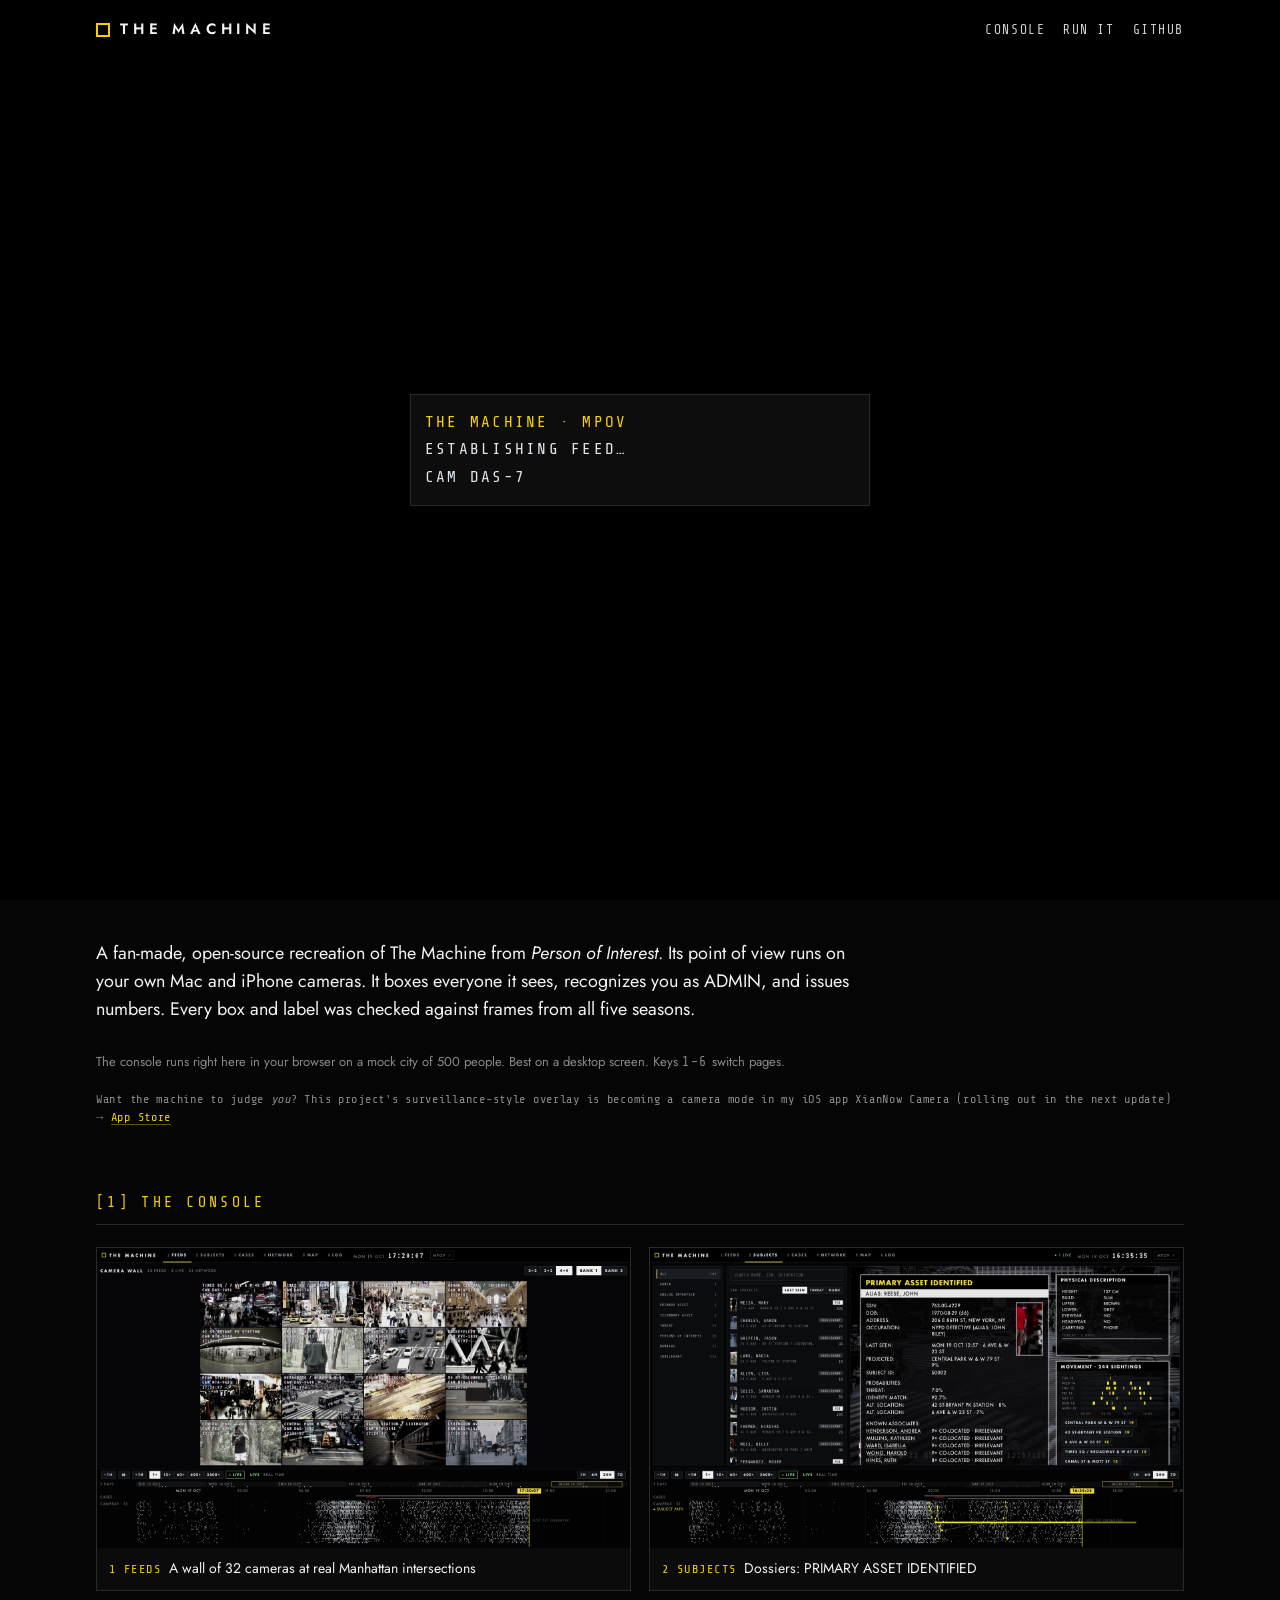
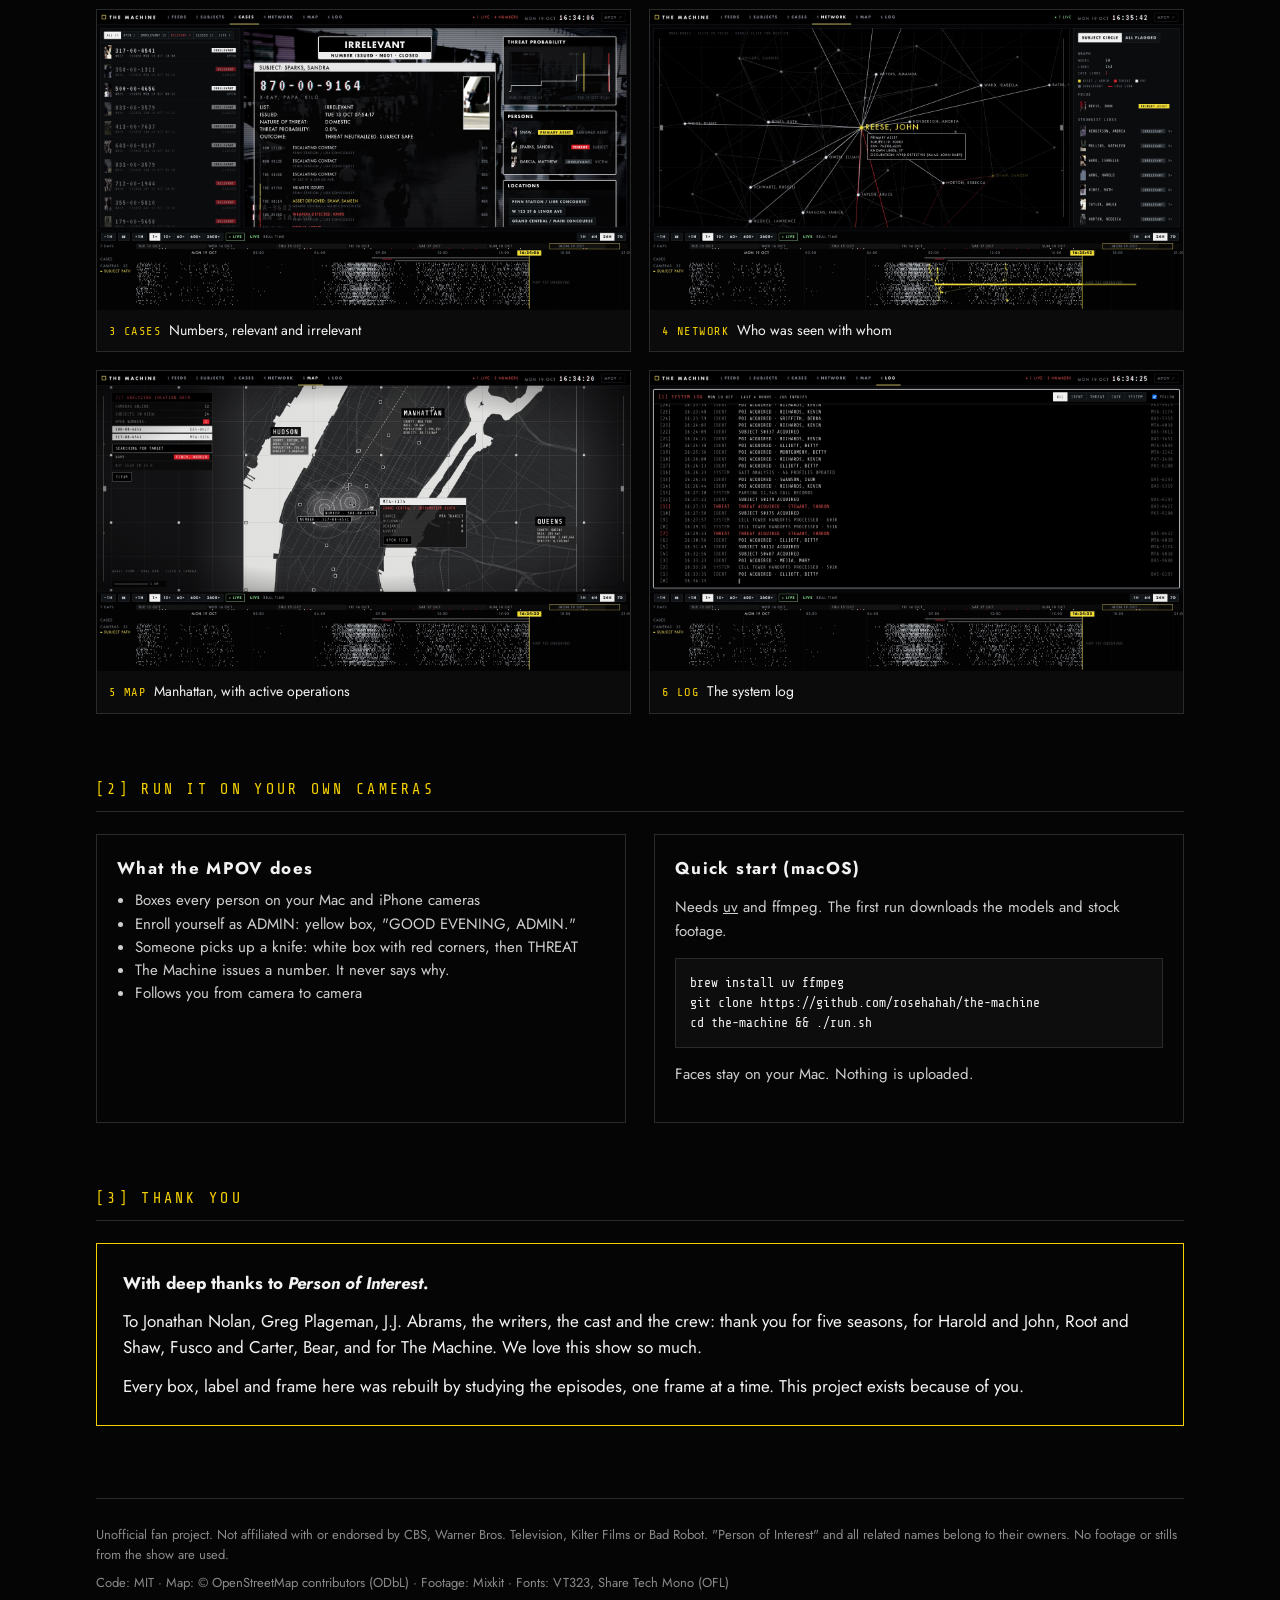
<file: index.html>
<!doctype html>
<html lang="en">
<head>
<meta charset="utf-8">
<meta name="viewport" content="width=device-width, initial-scale=1">
<title>The Machine</title>
<meta name="description" content="A fan-made, open-source recreation of The Machine from Person of Interest. Explore the console in your browser.">
<meta property="og:type" content="website">
<meta property="og:title" content="The Machine — a Person of Interest fan recreation">
<meta property="og:description" content="&quot;You are being watched.&quot; The Machine's interface, rebuilt frame by frame from all five seasons. Open source. Explore the console in your browser.">
<meta property="og:url" content="https://rosehahah.github.io/the-machine/">
<meta property="og:image" content="https://rosehahah.github.io/the-machine/screenshots/card.jpg">
<meta name="twitter:card" content="summary_large_image">
<meta name="twitter:image" content="https://rosehahah.github.io/the-machine/screenshots/card.jpg">
<link rel="preconnect" href="https://fonts.googleapis.com">
<link rel="preconnect" href="https://fonts.gstatic.com" crossorigin>
<link href="https://fonts.googleapis.com/css2?family=Jost:wght@400;500;600&display=swap" rel="stylesheet">
<style>
@font-face { font-family: "STM"; src: url("fonts/ShareTechMono-Regular.ttf") format("truetype"); }
@font-face { font-family: "VT"; src: url("fonts/VT323-Regular.ttf") format("truetype"); }
:root {
  --bg: #050505; --fg: #f2f2f2; --dim: #8a8a8a; --line: #2a2a2a;
  --admin: #f5d000; --threat: #e8261c;
  --futura: "Futura", "Futura PT", "Jost", "Century Gothic", sans-serif;
  --mono: "STM", "Menlo", monospace; --pixel: "VT", monospace;
}
* { box-sizing: border-box; }
html { background: var(--bg); color-scheme: dark; }
body { margin: 0; background: var(--bg); color: var(--fg); font-family: var(--futura); line-height: 1.55; }
a { color: inherit; }
.wrap { max-width: 1120px; margin: 0 auto; padding: 0 16px; }
.mono { font-family: var(--mono); letter-spacing: .12em; text-transform: uppercase; }

header.top { display: flex; align-items: center; gap: 12px; padding: 18px 0; border-bottom: 1px solid var(--line); }
header.top .brand { font-weight: 600; letter-spacing: .32em; font-size: 15px; display: flex; align-items: center; gap: 10px; }
header.top .brand i { width: 14px; height: 14px; border: 2px solid var(--admin); display: inline-block; }
header.top nav { margin-left: auto; display: flex; gap: 18px; font-size: 13px; }
header.top nav a { text-decoration: none; color: var(--dim); }
header.top nav a:hover { color: var(--fg); }



/* ---------- hero: live MPOV replay (hero.js) ---------- */
#hero { position: relative; height: 100vh; height: 100svh; min-height: 520px; max-height: 1100px; overflow: hidden;
  background: #020304 url("media/clips/4332.jpg") center / cover no-repeat; }
#hero canvas { position: absolute; inset: 0; width: 100%; height: 100%; }
#hero-video { position: absolute; width: 2px; height: 2px; opacity: 0; pointer-events: none; }
#hero-grain { position: absolute; inset: 0; pointer-events: none; opacity: .5; mix-blend-mode: overlay;
  background: repeating-linear-gradient(0deg, rgba(0,0,0,.18) 0 1px, transparent 1px 3px); }
#hero .osd { position: absolute; top: 88px; font-family: var(--pixel); color: #e9eef2; letter-spacing: .3em;
  font-size: clamp(16px, 2.3vw, 34px); line-height: 1;
  text-shadow: -1.5px 0 rgba(255,40,60,.55), 1.5px 0 rgba(40,220,255,.55), 0 0 6px rgba(255,255,255,.25); }
#hero-cam { left: 4.5%; max-width: 60%; } #hero-time { right: 4.5%; }
#hero-meta { position: absolute; left: 4.5%; bottom: 40%; font-size: 11px; letter-spacing: .08em; line-height: 1.4;
  color: rgba(242,242,242,.85); text-shadow: 0 0 4px rgba(0,0,0,.8); }
#hero-meta b { font-weight: 600; }
#hero-status { position: absolute; left: 50%; top: 34%; transform: translateX(-50%); min-width: min(560px, 86vw);
  border: 2px solid #f4f4f4; border-radius: 5px; overflow: hidden; animation: pop .18s ease-out;
  box-shadow: 0 0 10px rgba(255,255,255,.25), 0 0 0 1px rgba(0,0,0,.6); }
#hero-status .top { background: #050505; padding: .28em .7em .18em; font-size: clamp(20px, 2.6vw, 34px); font-weight: 600;
  letter-spacing: .04em; color: var(--admin); text-shadow: 0 0 8px rgba(242,224,42,.45); white-space: nowrap; }
#hero-status .bottom { background: #f1f1f1; color: #111; padding: .25em .9em .2em; font-size: clamp(13px, 1.6vw, 21px);
  font-weight: 500; letter-spacing: .04em; }
#hero-status.hidden { display: none; }
@keyframes pop { from { opacity: 0; transform: translateX(-50%) scaleY(.2); } }
#hero-say { position: absolute; left: 0; right: 0; top: 36%; text-align: center; font-weight: 600;
  font-size: clamp(16px, 2.2vw, 30px); letter-spacing: .12em; text-shadow: 0 0 10px rgba(0,0,0,.9); }
#hero-say span { background: rgba(0,0,0,.72); padding: .15em .5em; }
#hero-say span:empty { display: none; }
#hero-boot { position: absolute; inset: 0; background: #000; display: flex; align-items: center; justify-content: center;
  transition: opacity .5s; z-index: 3; }
#hero-boot pre { font-family: var(--mono); color: #dfe6ea; font-size: clamp(12px, 1.5vw, 16px); letter-spacing: .14em;
  line-height: 1.7; min-width: min(460px, 86vw); margin: 0; }
#hero-boot pre div:first-child { color: var(--admin); }
#hero-boot.out { opacity: 0; }
#hero .shade { position: absolute; left: 0; right: 0; bottom: 0; height: 52%; pointer-events: none;
  background: linear-gradient(to top, rgba(5,5,5,.96) 8%, rgba(5,5,5,.6) 50%, transparent); }
#hero .top-shade { position: absolute; left: 0; right: 0; top: 0; height: 120px; pointer-events: none;
  background: linear-gradient(to bottom, rgba(5,5,5,.75), transparent); }
#hero > .wrap { position: absolute; left: 0; right: 0; top: 0; z-index: 4; }
#hero header.top { border-bottom: 0; }
#hero header.top nav a { color: #cfcfcf; }
#hero .intro { position: absolute; left: 0; right: 0; bottom: 0; z-index: 2; padding-bottom: 44px; }
#hero .intro h1 { margin: 0 0 4px; text-shadow: 0 0 18px rgba(0,0,0,.8); }
#hero .intro .quote { color: #c9c9c9; }
#hero .intro .cta { margin: 0; }

h1 { font-size: clamp(34px, 6vw, 64px); letter-spacing: .18em; font-weight: 600; margin: 48px 0 6px; }
.quote { font-size: clamp(18px, 2.6vw, 24px); color: var(--dim); margin: 0 0 22px; font-style: italic; }
.lede { font-size: 18px; max-width: 760px; margin: 0 0 28px; }
.cta { display: flex; flex-wrap: wrap; gap: 12px; margin-bottom: 14px; }
.btn { display: inline-block; text-decoration: none; padding: 13px 22px; font-family: var(--mono); letter-spacing: .16em; font-size: 14px; border: 1px solid #fff; }
.btn.primary { background: var(--admin); color: #000; border-color: var(--admin); font-weight: 700; }
.btn.primary:hover { background: #fff; border-color: #fff; }
.btn:hover { background: #fff; color: #000; }
.note { color: var(--dim); font-size: 13px; }
.crosslink { font-family: var(--mono); font-size: 12px; letter-spacing: .06em; color: var(--dim); margin: 18px 0 0; overflow-wrap: anywhere; }
.crosslink a { color: var(--admin); text-decoration: none; border-bottom: 1px solid rgba(245,208,0,.4); }
.crosslink a:hover { color: #fff; border-color: #fff; }

section { padding: 56px 0 8px; }
h2 { font-family: var(--mono); font-weight: 400; letter-spacing: .22em; font-size: 15px; color: var(--admin); margin: 0 0 22px; padding-bottom: 10px; border-bottom: 1px solid var(--line); }

.grid { display: grid; grid-template-columns: repeat(2, 1fr); gap: 18px; }
.shot { margin: 0; border: 1px solid var(--line); background: #0b0b0b; text-decoration: none; display: block; }
.shot img { display: block; width: 100%; height: auto; }
.shot .cap { padding: 10px 12px; font-size: 14px; }
.shot .cap .mono { font-size: 12px; color: var(--admin); margin-right: 8px; }
a.shot:hover { border-color: #fff; }

.two { display: grid; grid-template-columns: 1fr 1fr; gap: 28px; }
.two > * { min-width: 0; }
.card { border: 1px solid var(--line); padding: 20px; }
.card h3 { margin: 0 0 8px; font-size: 17px; letter-spacing: .08em; }
.card p, .card li { color: #cfcfcf; font-size: 15px; }
.card ul { padding-left: 18px; margin: 8px 0 0; }
pre { background: #0d0d0d; border: 1px solid var(--line); padding: 14px; overflow-x: auto; font-family: var(--mono); font-size: 13px; margin: 12px 0 0; }

.thanks { border: 1px solid var(--admin); padding: 26px; }
.thanks p { font-size: 17px; margin: 0 0 12px; }
.thanks p:last-child { margin: 0; }

footer { margin-top: 64px; padding: 26px 0 40px; border-top: 1px solid var(--line); color: var(--dim); font-size: 13px; }
footer p { margin: 0 0 8px; }

@media (max-width: 720px) {
  .grid, .two { grid-template-columns: 1fr; }
  header.top nav { gap: 12px; font-size: 12px; }
  header.top nav .hide-sm { display: none; }
  #hero .osd { top: 76px; }
  #hero-meta { bottom: 46%; }
  #hero-status { top: 26%; }
  #hero-say { top: 28%; }
  #hero .hide-sm { display: none; }
}
</style>
</head>
<body>
<section id="hero" aria-label="The Machine's point of view: a live camera feed in Times Square with every person boxed">
  <video id="hero-video" muted loop playsinline autoplay preload="auto"></video>
  <canvas id="hero-fx"></canvas>
  <canvas id="hero-hud"></canvas>
  <div id="hero-grain"></div>
  <div class="top-shade"></div>
  <div class="osd" id="hero-cam"></div>
  <div class="osd" id="hero-time"></div>
  <div id="hero-meta"></div>
  <div id="hero-status" class="hidden"><div class="top"></div><div class="bottom"></div></div>
  <div id="hero-say"><span></span></div>
  <div class="shade"></div>
  <div class="wrap">
    <header class="top">
      <span class="brand"><i></i>THE MACHINE</span>
      <nav class="mono">
      <a href="console.html">Console</a>
      <a class="hide-sm" href="#run">Run it</a>
      <a href="https://github.com/rosehahah/the-machine">GitHub</a>
      </nav>
    </header>
  </div>
  <div class="intro"><div class="wrap">
    <h1>THE MACHINE</h1>
    <p class="quote">"You are being watched. The government has a secret system…"</p>
    <div class="cta">
      <a class="btn primary" href="console.html">ENTER THE CONSOLE ↗</a>
      <a class="btn" href="https://github.com/rosehahah/the-machine">VIEW ON GITHUB</a>
    </div>
  </div></div>
  <div id="hero-boot"><pre></pre></div>
</section>

<div class="wrap">
  <section style="padding-top:40px">
  <p class="lede">A fan-made, open-source recreation of The Machine from <em>Person of Interest</em>. Its point of view runs on your own Mac and iPhone cameras. It boxes everyone it sees, recognizes you as ADMIN, and issues numbers. Every box and label was checked against frames from all five seasons.</p>
  <p class="note">The console runs right here in your browser on a mock city of 500 people. Best on a desktop screen. Keys <span class="mono">1–6</span> switch pages.</p>
  <p class="crosslink">Want the machine to judge <em>you</em>? This project's surveillance-style overlay is becoming a camera mode in my iOS app XianNow Camera (rolling out in the next update) → <a href="https://apps.apple.com/app/id6814311061?ct=machine_demo" target="_blank" rel="noopener">App Store</a></p>
  </section>

  <section>
    <h2>[1] THE CONSOLE</h2>
    <div class="grid">
      <a class="shot" href="console.html#/feeds"><img src="screenshots/feeds.jpg" alt="Camera wall" loading="lazy" width="1600" height="900"><div class="cap"><span class="mono">1 FEEDS</span>A wall of 32 cameras at real Manhattan intersections</div></a>
      <a class="shot" href="console.html#/subjects/S0002"><img src="screenshots/subjects.jpg" alt="Primary asset dossier" loading="lazy" width="1600" height="900"><div class="cap"><span class="mono">2 SUBJECTS</span>Dossiers: PRIMARY ASSET IDENTIFIED</div></a>
      <a class="shot" href="console.html#/cases"><img src="screenshots/cases.jpg" alt="Numbers" loading="lazy" width="1600" height="900"><div class="cap"><span class="mono">3 CASES</span>Numbers, relevant and irrelevant</div></a>
      <a class="shot" href="console.html#/network"><img src="screenshots/network.jpg" alt="Network graph" loading="lazy" width="1600" height="900"><div class="cap"><span class="mono">4 NETWORK</span>Who was seen with whom</div></a>
      <a class="shot" href="console.html#/map"><img src="screenshots/map.jpg" alt="Map of Manhattan" loading="lazy" width="1600" height="900"><div class="cap"><span class="mono">5 MAP</span>Manhattan, with active operations</div></a>
      <a class="shot" href="console.html#/log"><img src="screenshots/log.jpg" alt="System log" loading="lazy" width="1600" height="900"><div class="cap"><span class="mono">6 LOG</span>The system log</div></a>
    </div>
  </section>

  <section id="run">
    <h2>[2] RUN IT ON YOUR OWN CAMERAS</h2>
    <div class="two">
      <div class="card">
        <h3>What the MPOV does</h3>
        <ul>
          <li>Boxes every person on your Mac and iPhone cameras</li>
          <li>Enroll yourself as ADMIN: yellow box, "GOOD EVENING, ADMIN."</li>
          <li>Someone picks up a knife: white box with red corners, then THREAT</li>
          <li>The Machine issues a number. It never says why.</li>
          <li>Follows you from camera to camera</li>
        </ul>
      </div>
      <div class="card">
        <h3>Quick start (macOS)</h3>
        <p>Needs <a href="https://docs.astral.sh/uv/">uv</a> and ffmpeg. The first run downloads the models and stock footage.</p>
<pre>brew install uv ffmpeg
git clone https://github.com/rosehahah/the-machine
cd the-machine && ./run.sh</pre>
        <p class="note">Faces stay on your Mac. Nothing is uploaded.</p>
      </div>
    </div>
  </section>

  <section>
    <h2>[3] THANK YOU</h2>
    <div class="thanks">
      <p><strong>With deep thanks to <em>Person of Interest</em>.</strong></p>
      <p>To Jonathan Nolan, Greg Plageman, J.J. Abrams, the writers, the cast and the crew: thank you for five seasons, for Harold and John, Root and Shaw, Fusco and Carter, Bear, and for The Machine. We love this show so much.</p>
      <p>Every box, label and frame here was rebuilt by studying the episodes, one frame at a time. This project exists because of you.</p>
    </div>
  </section>

  <footer>
    <p>Unofficial fan project. Not affiliated with or endorsed by CBS, Warner Bros. Television, Kilter Films or Bad Robot. "Person of Interest" and all related names belong to their owners. No footage or stills from the show are used.</p>
    <p>Code: MIT · Map: © OpenStreetMap contributors (ODbL) · Footage: Mixkit · Fonts: VT323, Share Tech Mono (OFL)</p>
  </footer>
</div>
<script type="module" src="hero.js"></script>
</body>
</html>
</file>
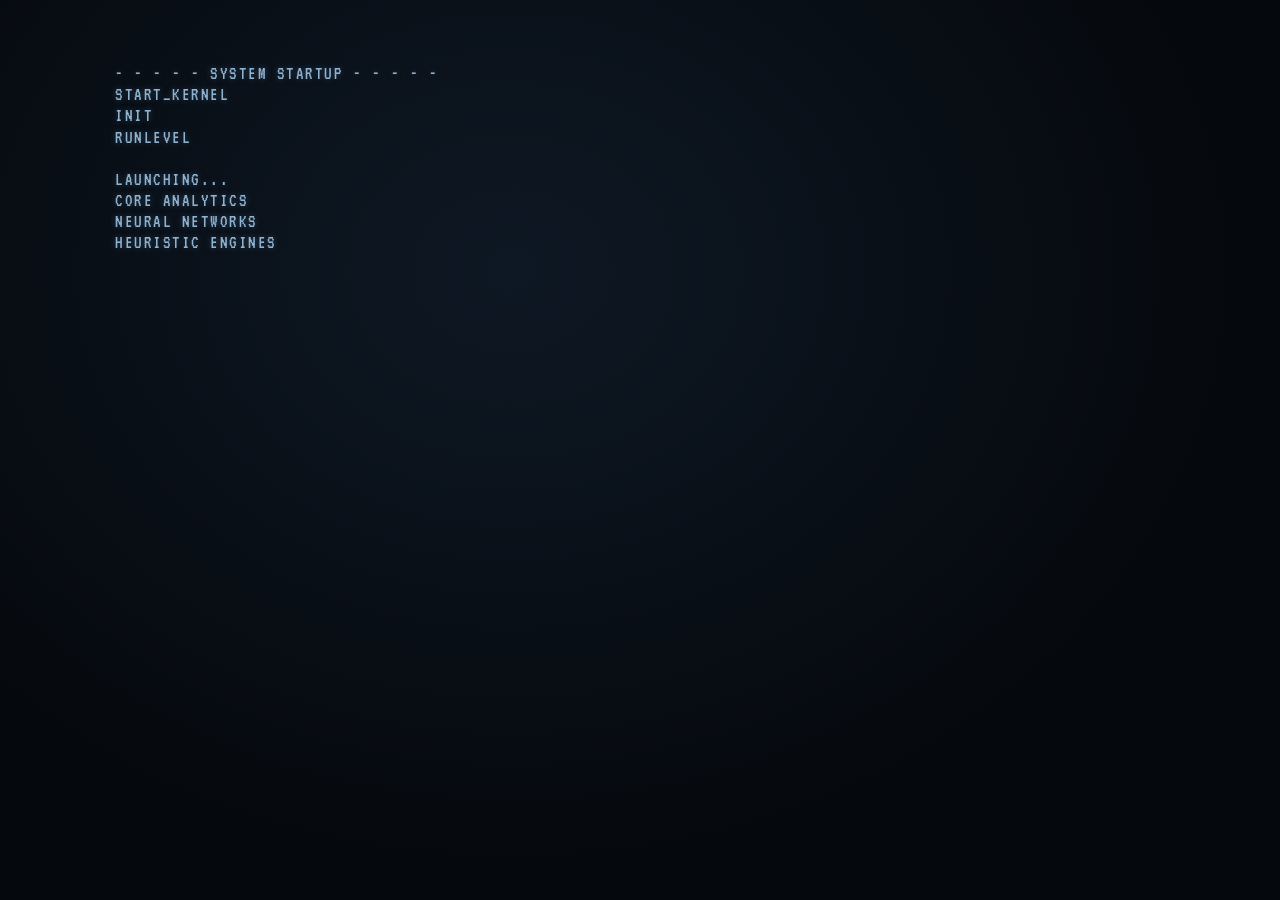
<file: web/index.html>
<!doctype html>
<html lang="en">
<head>
<meta charset="utf-8">
<meta name="viewport" content="width=device-width, initial-scale=1">
<title>The Machine</title>
<link rel="stylesheet" href="style.css">
</head>
<body>
<canvas id="video"></canvas>
<canvas id="hud"></canvas>
<div id="grain"></div>

<!-- camera OSD -->
<div id="osd">
  <div id="osd-cam"></div>
  <div id="osd-time"></div>
</div>
<div id="osd-meta"></div>
<div id="feeds"></div>

<!-- status bar -->
<div id="status" class="hidden">
  <div class="top"></div>
  <div class="bottom"><span class="text"></span><div class="progress"><i></i></div></div>
</div>

<!-- dossier -->
<div id="dossier" class="hidden">
  <div class="head"></div>
  <div class="sub"></div>
  <div class="cols"><img class="photo" alt=""><div class="body"></div></div>
  <div class="warn"></div>
</div>

<!-- machine text (typewriter) -->
<div id="say"></div>

<!-- no signal -->
<div id="nosignal" class="hidden">
  <div class="big">NO SIGNAL</div>
  <div class="small"></div>
</div>

<!-- control panel -->
<button id="menu-btn" title="Control (M)">ADMIN TERMINAL</button>
<aside id="panel" class="hidden">
  <header>ADMIN TERMINAL <button id="panel-close" aria-label="Close">×</button></header>
  <section>
    <h3>FEEDS</h3>
    <div id="feed-list"></div>
    <label class="row"><input type="checkbox" id="follow" checked> AUTO-FOLLOW IDENTIFIED SUBJECTS</label>
    <button id="rescan">RESCAN CAMERAS</button>
  </section>
  <section>
    <h3>ENROLL SUBJECT</h3>
    <p class="hint">Face the current feed alone, about an arm's length away.</p>
    <input id="en-name" placeholder="NAME  (e.g. FINCH, HAROLD)" autocomplete="off">
    <input id="en-alias" placeholder="ALIAS / OCCUPATION (optional)" autocomplete="off">
    <select id="en-role"></select>
    <button id="enroll" class="primary">ENROLL FROM CURRENT FEED</button>
  </section>
  <section>
    <h3>KNOWN SUBJECTS</h3>
    <div id="id-list"></div>
  </section>
  <section>
    <h3>THE LIST</h3>
    <div class="tabs"><button data-list="IRRELEVANT" class="on">IRRELEVANT <b></b></button><button data-list="RELEVANT">RELEVANT <b></b></button></div>
    <div id="num-list"></div>
  </section>
  <section>
    <h3>DRILLS</h3>
    <p class="hint">Rehearse on the biggest subject in the current feed. Real triggers: a knife, scissors or bat in someone's hand; a fall.</p>
    <div class="pair"><button data-drill="weapon">SIMULATE ARMED SUBJECT</button><button data-drill="fall">SIMULATE SUBJECT DOWN</button></div>
  </section>
  <section>
    <h3>DISSEMINATION</h3>
    <label class="row"><input type="checkbox" id="nt-mac"> MAC NOTIFICATIONS</label>
    <p class="hint">Optional: send each new number by iMessage (phone number or Apple ID). Only the number and its code are sent, never the photo.</p>
    <div class="pair"><input id="nt-im" placeholder="IMESSAGE TO (OFF)" autocomplete="off"><button id="nt-save">SAVE</button></div>
    <button id="nt-test">SEND TEST</button>
  </section>
  <section>
    <h3>DISPLAY</h3>
    <label class="row"><input type="checkbox" id="fx-on" checked> IMAGE TREATMENT</label>
    <label class="row"><input type="checkbox" id="snd-on" checked> SOUND</label>
    <button id="reboot">REPLAY SYSTEM STARTUP</button>
  </section>
  <footer>KEYS: M TERMINAL · 1–9 FEED · F FULLSCREEN · X TREATMENT</footer>
</aside>

<!-- boot -->
<div id="boot"><pre></pre></div>

<script type="module" src="app.js"></script>
</body>
</html>
</file>
<file: web/style.css>
@font-face { font-family: "VT323L"; src: url("fonts/VT323-Regular.ttf") format("truetype"); }

:root {
  --white: #f2f2f2;
  --yellow: #f2e02a;
  --red: #e8212b;
  --blue: #1d6cf0;
  --ink: #111;
  --panel: rgba(8, 9, 11, 0.88);
  --futura: "Futura", "Futura PT", "Jost", "Century Gothic", "Avenir Next", sans-serif;
  --pixel: "VT323L", "Menlo", monospace;
}

* { box-sizing: border-box; }
html, body { margin: 0; height: 100%; background: #030405; overflow: hidden; color: var(--white);
  font-family: var(--futura); -webkit-font-smoothing: antialiased; user-select: none; }
canvas { position: fixed; inset: 0; width: 100%; height: 100%; display: block; }
.hidden { display: none !important; }

/* film grain + scanline layer above the HUD (very subtle, ties HUD into the image) */
#grain { position: fixed; inset: 0; pointer-events: none; opacity: .5; mix-blend-mode: overlay;
  background: repeating-linear-gradient(0deg, rgba(0,0,0,.18) 0 1px, transparent 1px 3px); }

/* ---------- OSD (S1/S4 camera stamp) ---------- */
#osd, #osd-meta, #feeds, #status, #dossier, #say, #nosignal { position: fixed; pointer-events: none; }
#osd { font-family: var(--pixel); color: #e9eef2; letter-spacing: .32em; font-size: clamp(18px, 2.6vw, 38px);
  line-height: 1; text-shadow: -1.5px 0 rgba(255,40,60,.55), 1.5px 0 rgba(40,220,255,.55), 0 0 6px rgba(255,255,255,.25); }
#osd-cam, #osd-time { position: fixed; }
#osd-meta { font-size: 11px; letter-spacing: .08em; line-height: 1.35; color: rgba(242,242,242,.85);
  text-shadow: 0 0 4px rgba(0,0,0,.8); }
#osd-meta b { font-weight: 600; }
#feeds { font-family: var(--futura); font-size: 11px; letter-spacing: .1em; text-align: right; color: rgba(242,242,242,.75); }
#feeds div { margin-top: 3px; }
#feeds .on { color: var(--white); }
#feeds .on::before { content: "■ "; color: var(--yellow); }
#feeds .admin { color: var(--yellow); }

/* ---------- status bar ---------- */
#status { left: 50%; transform: translateX(-50%); min-width: min(560px, 80vw); border: 2px solid #f4f4f4;
  border-radius: 5px; overflow: hidden; box-shadow: 0 0 10px rgba(255,255,255,.25), 0 0 0 1px rgba(0,0,0,.6);
  animation: pop .18s ease-out; }
#status .top { background: #050505; padding: .28em .7em .18em; font-size: clamp(20px, 2.5vw, 34px);
  font-weight: 600; letter-spacing: .04em; color: var(--white); white-space: nowrap; }
#status .top.red { color: #ff2a2a; text-shadow: 0 0 8px rgba(255,40,40,.6); }
#status .top.yellow { color: var(--yellow); text-shadow: 0 0 8px rgba(242,224,42,.45); }
#status .bottom { background: #f1f1f1; color: var(--ink); padding: .25em .9em .2em; font-size: clamp(14px, 1.6vw, 22px);
  font-weight: 500; letter-spacing: .04em; position: relative; }
#status.single .bottom { display: none; }
#status .progress { position: absolute; left: 0; right: 0; bottom: 0; height: 3px; display: none; }
#status .progress i { display: block; height: 100%; width: 0; background: var(--ink); transition: width .2s; }
#status.with-progress .progress { display: block; }
@keyframes pop { from { opacity: 0; transform: translateX(-50%) scaleY(.2); } }

/* ---------- dossier ---------- */
#dossier { width: 400px; background: rgba(6,6,7,.86); border: 2px solid #d9d9d9;
  border-radius: 4px; box-shadow: 0 0 12px rgba(0,0,0,.6); font-size: clamp(12px, 1.25vw, 17px);
  letter-spacing: .03em; animation: slide .35s ease-out; }
#dossier .head.white { color: var(--white); }
#dossier .head.red { color: #ff2a2a; }
#dossier .head { background: #000; color: var(--yellow); font-weight: 600; font-size: 1.12em; padding: .4em .6em .3em; }
#dossier .sub { background: #dcdcdc; color: var(--ink); padding: .2em .6em .15em; font-size: .9em; font-weight: 500; }
#dossier .cols { display: flex; align-items: flex-start; }
#dossier .photo { width: 30%; margin: .7em 0 .4em .6em; border: 1px solid #bbb; filter: grayscale(.4) contrast(1.1); }
#dossier .photo:not([src]), #dossier .photo[src=""] { display: none; }
#dossier .body { flex: 1; padding: .7em .6em .4em; display: grid; grid-template-columns: max-content 1fr; gap: .25em 1.1em; }
#dossier .body .k { color: #cfcfcf; }
#dossier .body .v { color: #fff; font-weight: 500; }
#dossier .body .v.redacted { background: #fff; color: #000; padding: 0 .3em; justify-self: start; }
#dossier .warn { color: #ff3b3b; text-align: center; padding: .3em .6em .8em; font-weight: 600; font-size: .92em; }
#dossier .warn:empty { display: none; }
#dossier.out { animation: fade .4s forwards; }
@keyframes slide { from { opacity: 0; transform: translateY(8px); } }
@keyframes fade { to { opacity: 0; } }

/* ---------- machine typewriter ---------- */
#say { left: 0; right: 0; text-align: center; font-size: clamp(18px, 2.2vw, 30px); font-weight: 600;
  letter-spacing: .12em; color: var(--white); text-shadow: 0 0 10px rgba(0,0,0,.9); }
#say span { background: rgba(0,0,0,.72); padding: .15em .5em; }
#say span:empty { display: none; }
#say.long { font-size: clamp(13px, 1.25vw, 18px); letter-spacing: .1em; top: auto !important; bottom: 7vh; }

/* ---------- no signal ---------- */
#nosignal { inset: 0; display: flex; flex-direction: column; align-items: center; justify-content: center; gap: 1em; }
#nosignal .big { font-family: var(--pixel); font-size: clamp(40px, 7vw, 110px); letter-spacing: .3em;
  text-shadow: -2px 0 rgba(255,40,60,.6), 2px 0 rgba(40,220,255,.6); animation: blink 1.2s steps(2) infinite; }
#nosignal .small { font-size: 14px; letter-spacing: .08em; color: #bbb; max-width: 640px; text-align: center; line-height: 1.6; }
@keyframes blink { 50% { opacity: .35; } }

/* ---------- admin terminal ---------- */
#menu-btn { position: fixed; right: 14px; bottom: 12px; z-index: 5; font: 600 11px var(--futura); letter-spacing: .14em;
  color: rgba(242,242,242,.55); background: transparent; border: 1px solid rgba(242,242,242,.25); padding: 6px 10px;
  cursor: pointer; }
#menu-btn:hover { color: var(--yellow); border-color: var(--yellow); }
#panel { position: fixed; top: 0; right: 0; bottom: 0; width: min(380px, 100vw); z-index: 10; background: var(--panel);
  border-left: 1px solid #333; overflow-y: auto; font-size: 13px; letter-spacing: .05em; user-select: text;
  backdrop-filter: blur(6px); }
#panel header { display: flex; justify-content: space-between; align-items: center; padding: 14px 16px; background: #000;
  color: var(--yellow); font-weight: 600; font-size: 15px; letter-spacing: .14em; position: sticky; top: 0; }
#panel header button { background: none; border: 0; color: #aaa; font-size: 22px; cursor: pointer; line-height: 1; }
#panel section { padding: 14px 16px; border-bottom: 1px solid #222; display: flex; flex-direction: column; gap: 8px; }
#panel h3 { margin: 0 0 2px; font-size: 11px; letter-spacing: .2em; color: #8d8d8d; font-weight: 600; }
#panel .hint { margin: 0; color: #9a9a9a; font-size: 12px; line-height: 1.45; }
#panel input[type=text], #panel input:not([type]), #panel select {
  font: 500 13px var(--futura); letter-spacing: .06em; padding: 8px 9px; background: #111; color: #eee;
  border: 1px solid #333; border-radius: 2px; text-transform: uppercase; width: 100%; }
#panel input:focus, #panel select:focus { outline: none; border-color: var(--yellow); }
#panel button:not(#panel-close) { font: 600 12px var(--futura); letter-spacing: .12em; padding: 8px 10px; background: #1a1a1a;
  color: #ddd; border: 1px solid #3a3a3a; cursor: pointer; border-radius: 2px; }
#panel button:not(#panel-close):hover { border-color: #777; color: #fff; }
#panel button.primary { background: var(--yellow); color: var(--ink); border-color: var(--yellow); }
#panel button.primary:hover { filter: brightness(1.1); color: var(--ink); }
#panel button.danger { color: #ff6b6b; border-color: #552222; padding: 4px 8px; }
#panel .row { display: flex; align-items: center; gap: 8px; font-size: 12px; color: #ccc; cursor: pointer; }
#panel footer { padding: 14px 16px; font-size: 10px; letter-spacing: .14em; color: #6a6a6a; }
.feed-item { display: flex; justify-content: space-between; align-items: center; padding: 8px 10px; border: 1px solid #2c2c2c;
  cursor: pointer; gap: 8px; }
.feed-item:hover { border-color: #666; }
.feed-item.on { border-color: var(--yellow); }
.feed-item .name { font-weight: 600; }
.feed-item .dev { color: #888; font-size: 11px; }
.feed-item .st { font-size: 11px; color: #8f8; white-space: nowrap; }
.feed-item .st.bad { color: #f66; }
.id-item { display: grid; grid-template-columns: 1fr auto; gap: 6px; align-items: center; padding: 8px 10px; border: 1px solid #2c2c2c; }
.id-item .nm { font-weight: 600; }
.id-item .meta { color: #888; font-size: 11px; grid-column: 1 / -1; }
.id-item select { grid-column: 1 / 2; }
.empty { color: #777; font-size: 12px; }

/* ---------- boot ---------- */
#boot { position: fixed; inset: 0; z-index: 20; background: radial-gradient(ellipse at 40% 30%, #0e1824 0%, #05080c 70%);
  padding: 7vh 9vw; transition: opacity .6s; }
#boot pre { margin: 0; font-family: var(--pixel); font-size: clamp(16px, 2.1vh, 26px); line-height: 1.12; color: #8fb3cf;
  letter-spacing: .08em; text-shadow: 0 0 6px rgba(120,170,220,.35); white-space: pre; }
#boot.done { opacity: 0; pointer-events: none; }


/* ---------- the list ---------- */
#panel .tabs, #panel .pair { display: flex; gap: 6px; }
#panel .tabs button, #panel .pair > * { flex: 1; }
#panel .tabs button.on { border-color: var(--white); color: #fff; }
#panel .tabs button[data-list=RELEVANT].on { border-color: var(--red); color: #ff6b6b; }
.num-item { display: grid; grid-template-columns: 54px 1fr auto; gap: 4px 10px; align-items: center; padding: 8px 10px;
  border: 1px solid #2c2c2c; }
.num-item.closed { opacity: .45; }
.num-item img { width: 54px; height: 54px; object-fit: cover; grid-row: span 3; background: #111; border: 1px solid #333; }
.num-item .nb { font-family: var(--pixel); font-size: 20px; letter-spacing: .1em; color: #fff; }
.num-item .who { font-size: 11px; color: #bbb; }
.num-item .st { font-size: 11px; color: #ff6b6b; }
.num-item .acts { grid-row: span 3; display: flex; flex-direction: column; gap: 4px; }
.num-item .acts button { padding: 3px 7px !important; font-size: 10px !important; }
.num-item .tl { grid-column: 2 / -1; font-size: 10px; color: #888; line-height: 1.4; }
#feeds .threat { color: #ff3b3b; }
</file>
